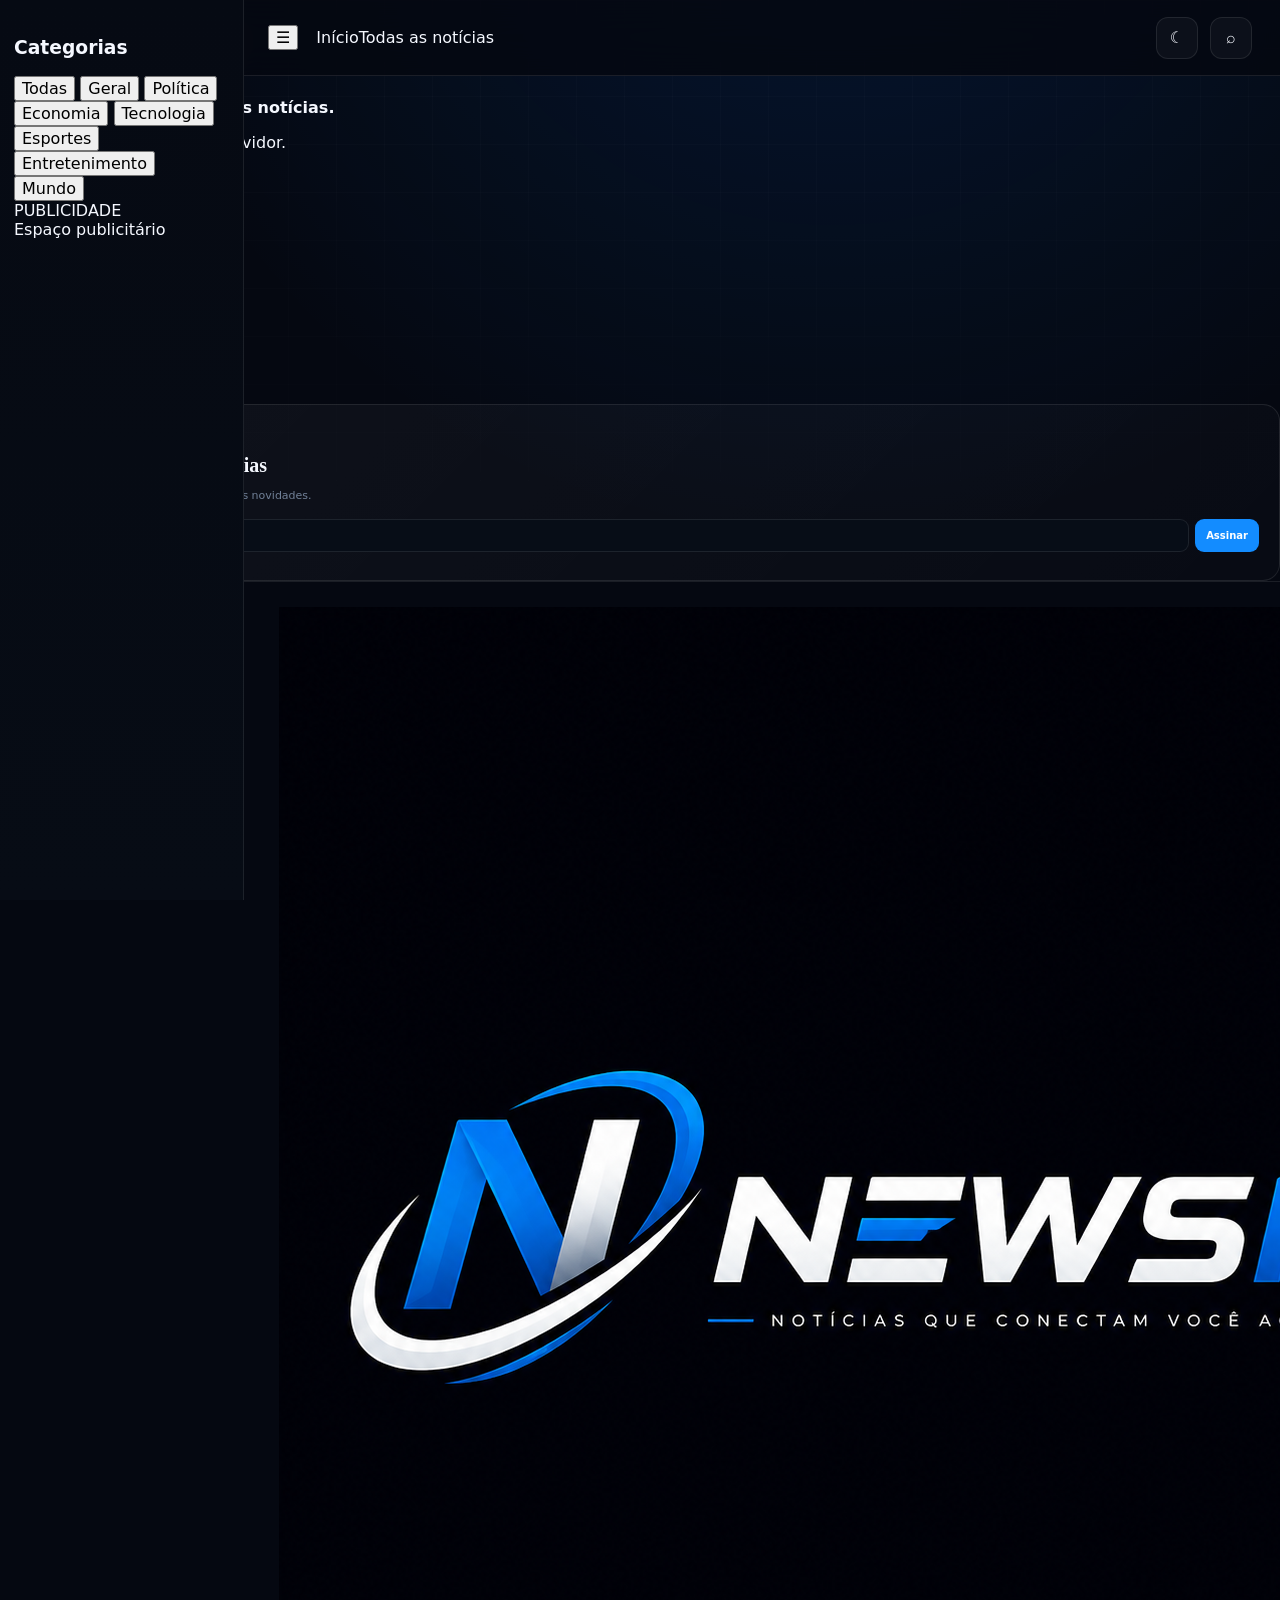
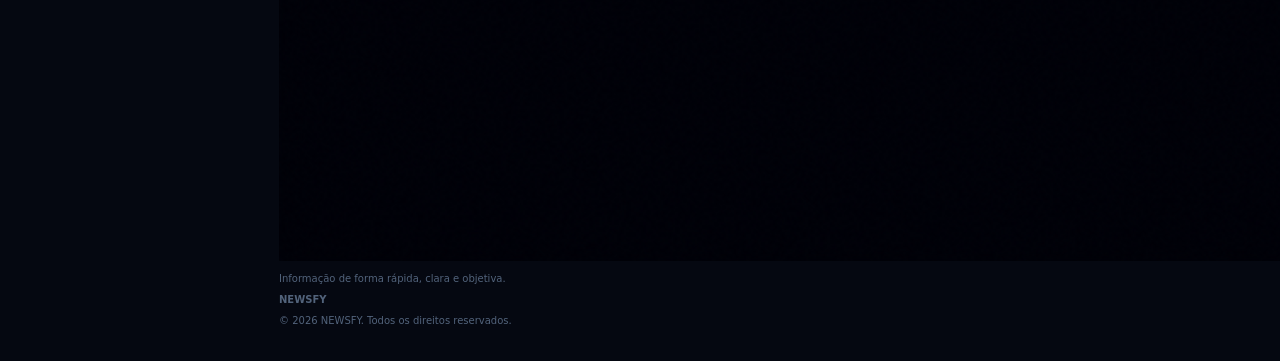
<file: index.html>
<!DOCTYPE html>
<html lang="pt-BR">
<head>
<meta charset="UTF-8">
<meta name="viewport" content="width=device-width, initial-scale=1.0">
<title>NEWSFY — Notícias</title>
<link rel="icon" href="assets/logo-newsfy.png">
<link rel="stylesheet" href="css/style.css">
<script async src="https://www.googletagmanager.com/gtag/js?id=G-XQ1JD133TZ"></script>
<script>
window.dataLayer=window.dataLayer||[];
function gtag(){dataLayer.push(arguments);}
gtag('js',new Date()); gtag('config','G-XQ1JD133TZ');
</script>
</head>
<body>
<header class="topbar">
<div class="container topbar-inner">
<a href="index.html" class="brand"><img src="assets/logo-newsfy.png" alt="NEWSFY"></a>
<button id="menuBtn" class="menu-btn">☰</button>
<nav id="mainNav" class="main-nav">
<a href="index.html">Início</a><a href="noticias.html">Todas as notícias</a>
</nav>
<div class="top-actions">
<button id="themeBtn" class="icon-btn">☾</button>
<button id="searchBtn" class="icon-btn">⌕</button>
</div>
</div>
</header>

<div id="searchBox" class="search-box hidden">
<div class="container"><input id="searchInput" type="search" placeholder="Pesquisar notícias..."></div>
</div>

<main class="container page-layout">
<aside class="sidebar left-sidebar">
<div class="sidebar-card">
<h3>Categorias</h3>
<button class="category-btn active" data-category="Todas">Todas</button>
<button class="category-btn" data-category="Geral">Geral</button>
<button class="category-btn" data-category="Política">Política</button>
<button class="category-btn" data-category="Economia">Economia</button>
<button class="category-btn" data-category="Tecnologia">Tecnologia</button>
<button class="category-btn" data-category="Esportes">Esportes</button>
<button class="category-btn" data-category="Entretenimento">Entretenimento</button>
<button class="category-btn" data-category="Mundo">Mundo</button>
</div>
<div class="ad-card"><span>PUBLICIDADE</span><div class="ad-placeholder">Espaço publicitário</div></div>
</aside>

<section class="content">
<div class="section-heading"><div><span class="eyebrow">NEWSFY</span><h1>Últimas notícias</h1></div><a href="noticias.html" class="view-all">Ver todas →</a></div>
<section class="hero-section"><div id="heroArticle" class="hero-placeholder">Carregando notícia em destaque...</div></section>

<section><div class="section-heading compact"><h2>Em destaque</h2></div>
<div id="featuredGrid" class="featured-grid"><div class="loading">Carregando...</div></div></section>

<section><div class="section-heading compact"><h2>Mais recentes</h2></div>
<div id="latestList" class="latest-list"><div class="loading">Carregando...</div></div></section>
</section>

<aside class="sidebar right-sidebar">
<div class="sidebar-card"><h3>Mais lidas</h3><div id="trendingList"><div class="loading">Carregando...</div></div></div>
<div class="ad-card"><span>PUBLICIDADE</span><div class="ad-placeholder">Espaço publicitário</div></div>
<div class="newsletter-card">
<span class="eyebrow">NEWSFY</span><h3>Receba as principais notícias</h3>
<p>Cadastre seu e-mail para acompanhar as novidades.</p>
<form id="newsletterForm"><input id="newsletterEmail" type="email" placeholder="Seu e-mail" required><button type="submit">Assinar</button></form>
<small id="newsletterMsg"></small>
</div>
</aside>
</main>

<footer class="footer"><div class="container footer-inner">
<div><img src="assets/logo-newsfy.png" alt="NEWSFY" class="footer-logo"><p>Informação de forma rápida, clara e objetiva.</p></div>
<div><strong>NEWSFY</strong><p>© 2026 NEWSFY. Todos os direitos reservados.</p></div>
</div></footer>

<div id="ads-container"></div>

<script>
const NEWSFY_API="https://newsfy.ricardorodrigues0671.worker.dev";
let todasNoticias=[];

function escapar(v){return String(v??"").replace(/&/g,"&amp;").replace(/</g,"&lt;").replace(/>/g,"&gt;").replace(/"/g,"&quot;").replace(/'/g,"&#039;");}
function textoCampo(v){if(v==null)return "";if(typeof v==="object"){if("value" in v)return String(v.value||"");return "";}return String(v);}
function extrairImagem(v){
if(!v)return "";
if(typeof v==="string"){let t=v.trim(),m=t.match(/\]\((https?:\/\/[^)]+)\)/);if(m&&m[1])return m[1];if(/^https?:\/\//.test(t))return t;return "";}
if(Array.isArray(v)&&v.length){let a=v[0];if(a?.url)return a.url;if(a?.thumbnails?.large?.url)return a.thumbnails.large.url;}
if(typeof v==="object"&&v.url)return v.url; return "";
}
function imagemDaNoticia(n){return extrairImagem(n["Imagem capa"])||extrairImagem(n["Imagem"]);}
function estaPublicada(n){let s=n["Status"];if(!s)return false;if(typeof s==="object"&&s.value)return String(s.value).trim().toLowerCase()==="publicado";return String(s).trim().toLowerCase()==="publicado";}
function ehDestaque(n){let v=n["Destaque"];return v===true||v===1||String(v).toLowerCase()==="true";}
function categoriaDaNoticia(n){let c=n["Categoria"];if(c&&typeof c==="object"&&c.value)return String(c.value);return textoCampo(c)||"Geral";}
function dataDaNoticia(n){let v=n["Data publicação"];if(!v)return "";try{return new Date(v).toLocaleDateString("pt-BR",{day:"2-digit",month:"2-digit",year:"numeric"});}catch{return "";}}
function urlDaNoticia(n){return "noticia.html?id="+encodeURIComponent(n.id||n["ID"]);}

function criarCard(n){
let t=textoCampo(n["Titulo"])||"Sem título",r=textoCampo(n["Resumo"]),c=categoriaDaNoticia(n),d=dataDaNoticia(n),i=imagemDaNoticia(n);
return `<article class="news-card"><a href="${urlDaNoticia(n)}" class="news-image">${i?`<img src="${escapar(i)}" alt="${escapar(t)}" loading="lazy">`:`<div class="image-placeholder">NEWSFY</div>`}</a><div class="news-card-body"><span class="category">${escapar(c)}</span><h3><a href="${urlDaNoticia(n)}">${escapar(t)}</a></h3>${r?`<p>${escapar(r)}</p>`:""}<time>${escapar(d)}</time></div></article>`;
}
function criarListaItem(n,num){let t=textoCampo(n["Titulo"])||"Sem título";return `<a href="${urlDaNoticia(n)}" class="trending-item"><strong>${num}</strong><span>${escapar(t)}</span></a>`;}

function renderizarNoticias(){
const hero=document.getElementById("heroArticle"),featured=document.getElementById("featuredGrid"),latest=document.getElementById("latestList"),trending=document.getElementById("trendingList");
if(!todasNoticias.length){hero.innerHTML="<p>Nenhuma notícia publicada encontrada.</p>";featured.innerHTML="<p>Nenhuma notícia encontrada.</p>";latest.innerHTML="";trending.innerHTML="";return;}
const destaque=todasNoticias.find(ehDestaque)||todasNoticias[0],t=textoCampo(destaque["Titulo"])||"Sem título",r=textoCampo(destaque["Resumo"]),i=imagemDaNoticia(destaque);
hero.innerHTML=`<article class="hero-card"><a href="${urlDaNoticia(destaque)}" class="hero-image">${i?`<img src="${escapar(i)}" alt="${escapar(t)}">`:`<div class="image-placeholder">NEWSFY</div>`}</a><div class="hero-content"><span class="category">${escapar(categoriaDaNoticia(destaque))}</span><h2><a href="${urlDaNoticia(destaque)}">${escapar(t)}</a></h2>${r?`<p>${escapar(r)}</p>`:""}<time>${escapar(dataDaNoticia(destaque))}</time></div></article>`;
let ds=todasNoticias.filter(n=>n.id!==destaque.id&&ehDestaque(n)).slice(0,6);if(!ds.length)ds=todasNoticias.filter(n=>n.id!==destaque.id).slice(0,6);
featured.innerHTML=ds.length?ds.map(criarCard).join(""):"<p>Nenhuma notícia em destaque.</p>";
let recentes=todasNoticias.filter(n=>n.id!==destaque.id).slice(0,10);
latest.innerHTML=recentes.length?recentes.map(criarCard).join(""):"<p>Nenhuma notícia recente.</p>";
trending.innerHTML=todasNoticias.slice(0,5).map((n,x)=>criarListaItem(n,x+1)).join("");
}

async function carregarNoticias(){
try{
const r=await fetch(`${NEWSFY_API}/noticias?size=100`,{headers:{"Accept":"application/json"},cache:"no-store"});
if(!r.ok)throw new Error("HTTP "+r.status);
const dados=await r.json(),resultados=Array.isArray(dados)?dados:(Array.isArray(dados.results)?dados.results:[]);
todasNoticias=resultados.filter(estaPublicada).sort((a,b)=>new Date(b["Data publicação"]||b["Criado em"]||0)-new Date(a["Data publicação"]||a["Criado em"]||0));
renderizarNoticias();
}catch(e){
console.error("NEWSFY:",e);
document.getElementById("heroArticle").innerHTML='<div class="error-box"><strong>Não foi possível carregar as notícias.</strong><p>Verifique a conexão com o servidor.</p></div>';
document.getElementById("featuredGrid").innerHTML="";document.getElementById("latestList").innerHTML="";document.getElementById("trendingList").innerHTML="";
}}
function pesquisarNoticias(termo){
let busca=termo.trim().toLowerCase();if(!busca){renderizarNoticias();return;}
let original=todasNoticias;todasNoticias=original.filter(n=>[n["Titulo"],n["Resumo"],n["Tags"],categoriaDaNoticia(n)].map(textoCampo).join(" ").toLowerCase().includes(busca));renderizarNoticias();todasNoticias=original;
}

document.querySelectorAll(".category-btn").forEach(btn=>btn.addEventListener("click",()=>{
document.querySelectorAll(".category-btn").forEach(b=>b.classList.remove("active"));btn.classList.add("active");
let c=btn.dataset.category,original=todasNoticias;if(c!=="Todas")todasNoticias=original.filter(n=>categoriaDaNoticia(n).toLowerCase()===c.toLowerCase());renderizarNoticias();todasNoticias=original;
}));
document.getElementById("searchBtn").addEventListener("click",()=>{document.getElementById("searchBox").classList.toggle("hidden");document.getElementById("searchInput").focus();});
document.getElementById("searchInput").addEventListener("input",e=>pesquisarNoticias(e.target.value));
document.getElementById("menuBtn").addEventListener("click",()=>document.getElementById("mainNav").classList.toggle("open"));
document.getElementById("themeBtn").addEventListener("click",()=>{document.body.classList.toggle("light-theme");localStorage.setItem("newsfy-theme",document.body.classList.contains("light-theme")?"light":"dark");});
if(localStorage.getItem("newsfy-theme")==="light")document.body.classList.add("light-theme");
document.getElementById("newsletterForm").addEventListener("submit",e=>{e.preventDefault();document.getElementById("newsletterMsg").textContent="Cadastro recebido com sucesso!";e.target.reset();});
carregarNoticias();
</script>
</body>
</html>
</file>
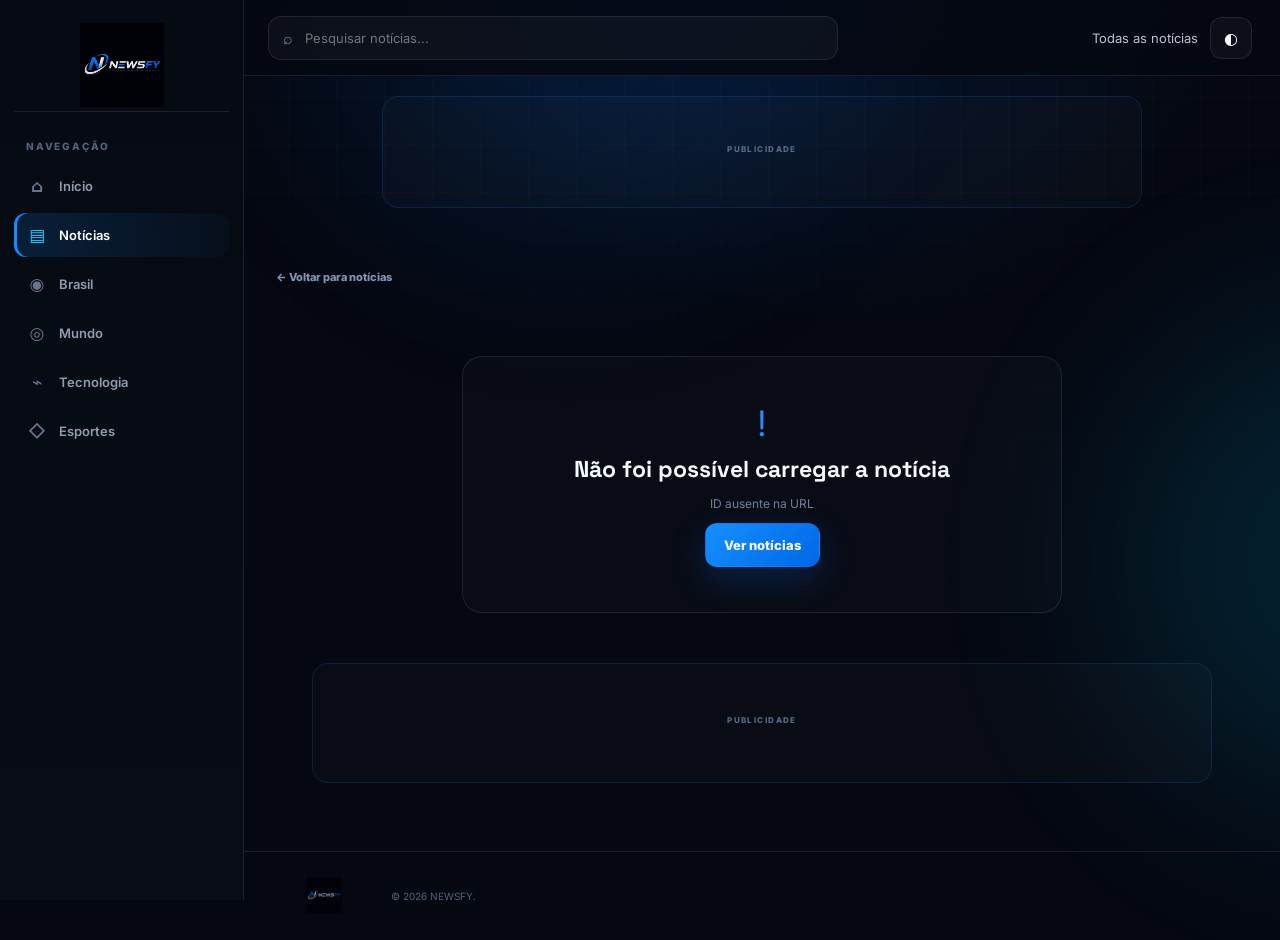
<file: noticia.html>
<!DOCTYPE html>
<html lang="pt-BR">
<head>
  <meta charset="UTF-8">
  <meta name="viewport" content="width=device-width, initial-scale=1.0">

  <title>Notícia — NEWSFY</title>

  <link rel="preconnect" href="https://fonts.googleapis.com">
  <link rel="preconnect" href="https://fonts.gstatic.com" crossorigin>
  <link href="https://fonts.googleapis.com/css2?family=Inter:wght@400;500;600;700;800;900&family=Space+Grotesk:wght@500;600;700&display=swap" rel="stylesheet">

  <link rel="stylesheet" href="css/style.css">

  <!-- Google Analytics -->
  <script async src="https://www.googletagmanager.com/gtag/js?id=G-XQ1JD133TZ"></script>
  <script>
    window.dataLayer = window.dataLayer || [];

    function gtag(){
      dataLayer.push(arguments);
    }

    gtag('js', new Date());
    gtag('config', 'G-XQ1JD133TZ');
  </script>
</head>

<body>

  <noscript>
    <div style="position:fixed;inset:0;z-index:99999;background:#050811;color:#fff;display:grid;place-items:center;padding:30px;text-align:center;font-family:Arial,sans-serif">
      <div>
        <h2>NEWSFY</h2>
        <p>Ative o JavaScript no navegador para visualizar o site.</p>
      </div>
    </div>
  </noscript>

  <div class="page-glow glow-a"></div>
  <div class="page-glow glow-b"></div>

  <!-- TOPBAR -->
  <header class="topbar">
    <div class="topbar-inner">

      <button class="icon-btn menu-toggle" id="menuToggle" type="button">
        ☰
      </button>

      <a class="brand" href="index.html">
        <img
          src="assets/logo-newsfy.png"
          alt="NEWSFY"
          class="brand-logo"
        >
      </a>

      <div class="top-search">
        <span>⌕</span>
        <input
          id="globalSearch"
          type="search"
          placeholder="Pesquisar notícias..."
        >
      </div>

      <div class="top-actions">
        <a class="top-link" href="noticias.html">
          Todas as notícias
        </a>

        <button class="icon-btn" id="themeBtn" type="button">
          ◐
        </button>
      </div>

    </div>
  </header>

  <!-- SIDEBAR -->
  <aside class="left-sidebar" id="leftSidebar">

    <div class="sidebar-brand">
      <img src="assets/logo-newsfy.png" alt="NEWSFY">
    </div>

    <nav class="side-nav">

      <div class="nav-label">
        NAVEGAÇÃO
      </div>

      <a class="nav-item" href="index.html">
        <span>⌂</span>
        Início
      </a>

      <a class="nav-item active" href="noticias.html">
        <span>▤</span>
        Notícias
      </a>

      <button
        class="nav-item nav-category"
        data-category="Brasil"
        type="button"
      >
        <span>◉</span>
        Brasil
      </button>

      <button
        class="nav-item nav-category"
        data-category="Mundo"
        type="button"
      >
        <span>◎</span>
        Mundo
      </button>

      <button
        class="nav-item nav-category"
        data-category="Tecnologia"
        type="button"
      >
        <span>⌁</span>
        Tecnologia
      </button>

      <button
        class="nav-item nav-category"
        data-category="Esportes"
        type="button"
      >
        <span>◇</span>
        Esportes
      </button>

    </nav>

  </aside>

  <!-- CONTEÚDO -->
  <main class="site-main article-page">

    <!-- PUBLICIDADE TOPO -->
    <section class="ad-slot ad-top-home article-ad-top">
      <div class="ad-label">
        PUBLICIDADE
      </div>
    </section>

    <a class="back-link" href="noticias.html">
      ← Voltar para notícias
    </a>

    <!-- NOTÍCIA -->
    <div id="articleRoot">

      <div class="loading-card">
        <div class="spinner"></div>
        <span>Carregando notícia...</span>
      </div>

    </div>

    <!-- PUBLICIDADE -->
    <section class="ad-slot ad-native-article">

      <div class="ad-label">
        PUBLICIDADE
      </div>

      <script
        async
        data-cfasync="false"
        src="https://pl31540128.profitableratecpmnetwork.com/7e0aeeb2c0579c9c4279a2376812ee61/invoke.js">
      </script>

      <div id="container-7e0aeeb2c0579c9c4279a2376812ee61"></div>

    </section>

  </main>

  <!-- FOOTER -->
  <footer class="footer">

    <div class="footer-logo">
      <img src="assets/logo-newsfy.png" alt="NEWSFY">
    </div>

    <p>
      © <span id="year"></span> NEWSFY.
    </p>

  </footer>

  <div class="mobile-overlay" id="mobileOverlay"></div>

  <!-- PUBLICIDADE -->
  <script src="https://pl31540127.profitableratecpmnetwork.com/d9/cb/52/d9cb52464b82f7c3d538985615c3f016.js"></script>

  <script src="https://pl31540133.profitableratecpmnetwork.com/d1/c6/90/d1c69001ec540c1df4427d665a74484f.js"></script>

  <!-- CONFIG -->
  <script src="js/config.js"></script>

  <!-- NOTÍCIA -->
  <script>
(async () => {

  const C = window.NEWSFY_CONFIG;
  const $ = s => document.querySelector(s);

  const q = new URLSearchParams(location.search).get("id");

  const esc = v =>
    String(v ?? "").replace(/[&<>"']/g, c => ({
      "&": "&amp;",
      "<": "&lt;",
      ">": "&gt;",
      '"': "&quot;",
      "'": "&#039;"
    }[c]));

  function normalize(d) {

    const f = d?.fields || d?.field_1 || d || {};
    const r = { ...d, ...f };

    return {
      id: r.id,
      titulo: r.titulo ?? "Sem título",
      slug: r.slug ?? "",
      resumo: r.resumo ?? "",
      conteudo: r.conteudo ?? "",
      categoria: r.categoria ?? "Geral",
      autor: r.autor ?? "NEWSFY",
      imagem: r.imagem ?? "",
      imagem_capa: r.imagem_capa ?? r.imagem ?? "",

      data_publicacao:
        r.data_publicacao ??
        r.data ??
        r.created_at ??
        "",

      status: r.status ?? "",

      destaque:
        r.destaque === true ||
        r.destaque === 1 ||
        r.destaque === "true" ||
        r.destaque === "1",

      visualizacoes: Number(r.visualizacoes ?? 0),

      tags: r.tags ?? "",
      fonte: r.fonte ?? "",
      url_fonte: r.url_fonte ?? "",
      meta_description: r.meta_description ?? "",
      criado_em: r.criado_em ?? "",
      atualizado_em: r.atualizado_em ?? ""
    };
  }

  function date(v) {

    if (!v) return "Agora";

    const d = new Date(v);

    if (Number.isNaN(d.getTime())) {
      return String(v);
    }

    return new Intl.DateTimeFormat("pt-BR", {
      dateStyle: "long"
    }).format(d);
  }

  async function load() {

    try {

      if (!C) {
        throw new Error("config.js não carregou");
      }

      if (!q) {
        throw new Error("ID ausente na URL");
      }

      const url =
        C.API_BASE +
        C.ENDPOINTS.noticia +
        encodeURIComponent(q);

      console.log("NEWSFY - buscando notícia:", url);

      const r = await fetch(url, {
        headers: {
          Accept: "application/json"
        },
        cache: "no-store"
      });

      console.log("NEWSFY - status:", r.status);

      if (!r.ok) {
        throw new Error("HTTP " + r.status);
      }

      let d = await r.json();

      console.log("NEWSFY - resposta:", d);

      d =
        d?.data ??
        d?.noticia ??
        d?.result ??
        d;

      if (Array.isArray(d)) {
        d = d[0];
      }

      if (!d) {
        throw new Error("Notícia vazia");
      }

      const n = normalize(d);

      console.log("NEWSFY - notícia normalizada:", n);

      if (!n.titulo || n.titulo === "Sem título") {
        throw new Error("A resposta não possui o campo titulo");
      }

      const conteudo =
        n.conteudo ||
        n.resumo ||
        "Esta notícia ainda não possui conteúdo.";

      $("#articleRoot").innerHTML = `
        <article class="article">

          <div class="article-head">

            <span class="category-badge static">
              ${esc(n.categoria)}
            </span>

            <h1>${esc(n.titulo)}</h1>

            <p class="article-lead">
              ${esc(n.resumo)}
            </p>

            <div class="article-meta">

              <span>
                Por <b>${esc(n.autor)}</b>
              </span>

              <i></i>

              <span>
                ${esc(date(n.data_publicacao))}
              </span>

            </div>

          </div>

          ${
            n.imagem_capa || n.imagem
              ? `
                <div class="article-cover">
                  <img
                    src="${esc(n.imagem_capa || n.imagem)}"
                    alt="${esc(n.titulo)}"
                  >
                </div>
              `
              : ""
          }

          <div class="article-body">
            ${esc(conteudo).replace(/\n/g, "<br><br>")}
          </div>

          <div class="article-share">

            <span>Compartilhar</span>

            <button
              onclick="navigator.clipboard?.writeText(location.href)"
            >
              Copiar link
            </button>

            ${
              n.fonte
                ? `
                  <span class="source-label">
                    Fonte: ${esc(n.fonte)}
                  </span>
                `
                : ""
            }

            ${
              n.url_fonte
                ? `
                  <a
                    class="source-link"
                    href="${esc(n.url_fonte)}"
                    target="_blank"
                    rel="noopener"
                  >
                    Fonte original ↗
                  </a>
                `
                : ""
            }

          </div>

        </article>
      `;

      document.title = n.titulo + " — NEWSFY";

      const meta = document.querySelector(
        'meta[name="description"]'
      );

      if (meta && n.meta_description) {
        meta.setAttribute(
          "content",
          n.meta_description
        );
      }

    } catch (e) {

      console.error("NEWSFY - erro ao carregar notícia:", e);

      $("#articleRoot").innerHTML = `
        <div class="empty-state">

          <div>!</div>

          <h2>Não foi possível carregar a notícia</h2>

          <p>
            ${esc(e.message || "Erro desconhecido")}
          </p>

          <a
            class="btn btn-primary"
            href="noticias.html"
          >
            Ver notícias
          </a>

        </div>
      `;
    }
  }

  $("#year").textContent =
    new Date().getFullYear();

  $("#menuToggle").onclick = () => {

    $("#leftSidebar").classList.toggle("open");
    $("#mobileOverlay").classList.toggle("show");

  };

  $("#mobileOverlay").onclick = () => {

    $("#leftSidebar").classList.remove("open");
    $("#mobileOverlay").classList.remove("show");

  };

  $("#themeBtn").onclick = () => {

    document.body.classList.toggle("soft-theme");

  };

  document
    .querySelectorAll(".nav-category")
    .forEach(b => {

      b.onclick = () => {

        location.href =
          "noticias.html?categoria=" +
          encodeURIComponent(b.dataset.category);

      };

    });

  load();

})();
</script>

</body>
</html>
</file>
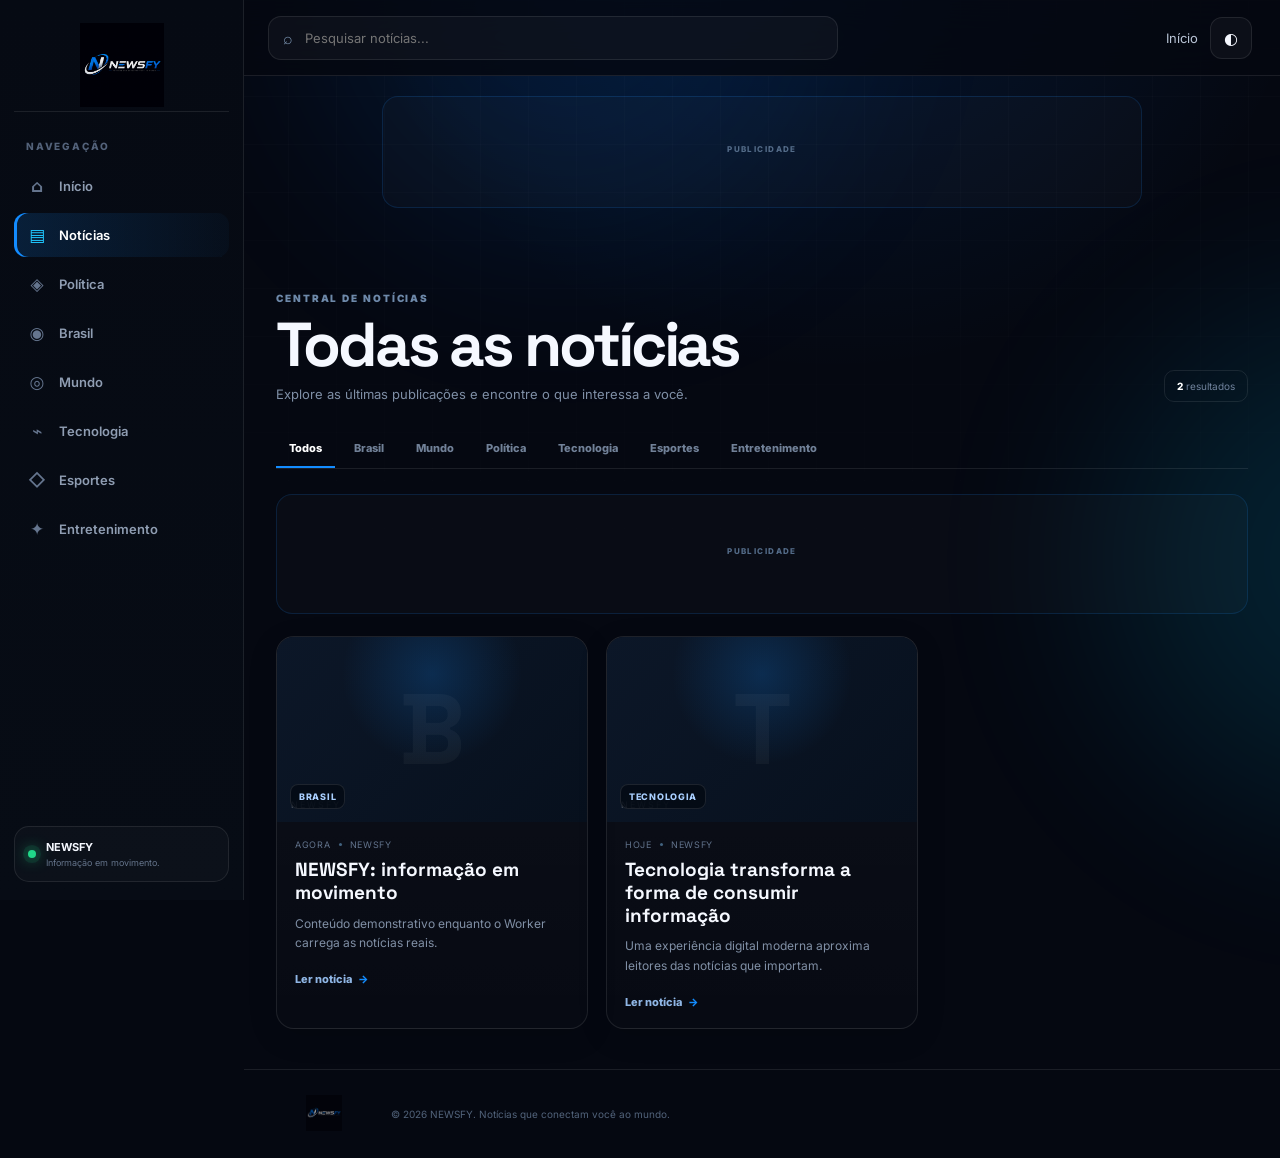
<file: noticias.html>
<!DOCTYPE html>
<html lang="pt-BR">
<head>
  <meta charset="UTF-8">
  <meta name="viewport" content="width=device-width, initial-scale=1.0">
  <meta name="theme-color" content="#050811">
  <title>Notícias — NEWSFY</title>
  <link rel="preconnect" href="https://fonts.googleapis.com">
  <link rel="preconnect" href="https://fonts.gstatic.com" crossorigin>
  <link href="https://fonts.googleapis.com/css2?family=Inter:wght@400;500;600;700;800;900&family=Space+Grotesk:wght@500;600;700&display=swap" rel="stylesheet">
  <link rel="stylesheet" href="css/style.css">
  <!-- Google Analytics 4 — NEWSFY -->
  <script async src="https://www.googletagmanager.com/gtag/js?id=G-XQ1JD133TZ"></script>
  <script>
    window.dataLayer = window.dataLayer || [];
    function gtag(){dataLayer.push(arguments);}
    gtag('js', new Date());
    gtag('config', 'G-XQ1JD133TZ');
  </script>
</head>
<body>
  <noscript><div style="position:fixed;inset:0;z-index:99999;background:#050811;color:#fff;display:grid;place-items:center;padding:30px;text-align:center;font-family:Arial,sans-serif"><div><h2>NEWSFY</h2><p>Ative o JavaScript no navegador para visualizar o site.</p></div></div></noscript>
  <div class="page-glow glow-a"></div>
  <div class="page-glow glow-b"></div>

  <header class="topbar">
    <div class="topbar-inner">
      <button class="icon-btn menu-toggle" id="menuToggle" aria-label="Abrir menu">☰</button>
      <a class="brand" href="index.html"><img src="assets/logo-newsfy.png" alt="NEWSFY" class="brand-logo"></a>
      <div class="top-search">
        <span>⌕</span><input id="globalSearch" type="search" placeholder="Pesquisar notícias..." autocomplete="off">
      </div>
      <div class="top-actions">
        <a class="top-link" href="index.html">Início</a>
        <button class="icon-btn" id="themeBtn" aria-label="Alternar visual">◐</button>
      </div>
    </div>
  </header>

  <aside class="left-sidebar" id="leftSidebar">
    <div class="sidebar-brand"><img src="assets/logo-newsfy.png" alt=""></div>
    <nav class="side-nav">
      <div class="nav-label">NAVEGAÇÃO</div>
      <a class="nav-item" href="index.html"><span>⌂</span> Início</a>
      <a class="nav-item active" href="noticias.html"><span>▤</span> Notícias</a>
      <button class="nav-item nav-category" data-category="Política"><span>◈</span> Política</button>
      <button class="nav-item nav-category" data-category="Brasil"><span>◉</span> Brasil</button>
      <button class="nav-item nav-category" data-category="Mundo"><span>◎</span> Mundo</button>
      <button class="nav-item nav-category" data-category="Tecnologia"><span>⌁</span> Tecnologia</button>
      <button class="nav-item nav-category" data-category="Esportes"><span>◇</span> Esportes</button>
      <button class="nav-item nav-category" data-category="Entretenimento"><span>✦</span> Entretenimento</button>
    </nav>
    <div class="sidebar-bottom"><div class="mini-card"><span class="live-dot"></span><div><strong>NEWSFY</strong><small>Informação em movimento.</small></div></div></div>
  </aside>

  <main class="site-main news-page">
    <section class="ad-slot ad-top-home news-ad-top">
      <div class="ad-label">PUBLICIDADE</div>
    </section>

    <div class="page-header reveal">
      <div>
        <span class="section-kicker">CENTRAL DE NOTÍCIAS</span>
        <h1>Todas as notícias</h1>
        <p>Explore as últimas publicações e encontre o que interessa a você.</p>
      </div>
      <div class="result-pill"><span id="resultCount">0</span> resultados</div>
    </div>

    <div class="filter-bar">
      <div class="filter-scroll">
        <button class="filter active" data-filter="Todos">Todos</button>
        <button class="filter" data-filter="Brasil">Brasil</button>
        <button class="filter" data-filter="Mundo">Mundo</button>
        <button class="filter" data-filter="Política">Política</button>
        <button class="filter" data-filter="Tecnologia">Tecnologia</button>
        <button class="filter" data-filter="Esportes">Esportes</button>
        <button class="filter" data-filter="Entretenimento">Entretenimento</button>
      </div>
    </div>

    <section class="ad-slot ad-native-list">
      <div class="ad-label">PUBLICIDADE</div>
      <script async="async" data-cfasync="false" src="https://pl31540128.profitableratecpmnetwork.com/7e0aeeb2c0579c9c4279a2376812ee61/invoke.js"></script>
      <div id="container-7e0aeeb2c0579c9c4279a2376812ee61"></div>
    </section>

    <div id="newsGrid" class="news-grid">
      <div class="loading-card"><div class="spinner"></div><span>Carregando notícias...</span></div>
    </div>

    <div id="emptyState" class="empty-state hidden">
      <div>⌕</div>
      <h2>Nenhuma notícia encontrada</h2>
      <p>Tente outro termo de busca ou categoria.</p>
    </div>
  </main>

  <footer class="footer">
    <div class="footer-logo"><img src="assets/logo-newsfy.png" alt="NEWSFY"></div>
    <p>© <span id="year"></span> NEWSFY. Notícias que conectam você ao mundo.</p>
  </footer>

  <div class="mobile-overlay" id="mobileOverlay"></div>
  <!-- Adsterra / Profitablerate CPM — Popunder + Social Bar -->
  <script src="https://pl31540127.profitableratecpmnetwork.com/d9/cb/52/d9cb52464b82f7c3d538985615c3f016.js"></script>
  <script src="https://pl31540133.profitableratecpmnetwork.com/d1/c6/90/d1c69001ec540c1df4427d665a74484f.js"></script>
  <script src="js/config.js"></script>
  <script src="js/noticias.js"></script>
</body>
</html>
</file>
<file: css/style.css>
:root{
  --bg:#050811;--bg2:#080d18;--panel:#0b1220;--panel2:#0e1727;--line:rgba(255,255,255,.09);
  --text:#f5f8ff;--muted:#93a1b7;--blue:#138cff;--blue2:#0068e8;--cyan:#20c9ff;--white:#fff;
  --sidebar:244px;--right:310px;--radius:20px;--shadow:0 20px 70px rgba(0,0,0,.38);
}
*{box-sizing:border-box}
html{scroll-behavior:smooth}
body{margin:0;background:radial-gradient(circle at 65% -10%,rgba(0,117,255,.14),transparent 32%),var(--bg);color:var(--text);font-family:Inter,system-ui,sans-serif;overflow-x:hidden}
body:before{content:"";position:fixed;inset:0;pointer-events:none;background-image:linear-gradient(rgba(255,255,255,.018) 1px,transparent 1px),linear-gradient(90deg,rgba(255,255,255,.018) 1px,transparent 1px);background-size:48px 48px;mask-image:linear-gradient(to bottom,black,transparent 75%);z-index:-2}
a{text-decoration:none;color:inherit}
button,input{font:inherit}
button{cursor:pointer}
.page-glow{position:fixed;width:500px;height:500px;border-radius:50%;filter:blur(100px);opacity:.12;pointer-events:none;z-index:-1}
.glow-a{background:#0077ff;top:-260px;left:25%}.glow-b{background:#00c8ff;right:-330px;bottom:10%}

.topbar{height:76px;position:fixed;top:0;left:0;right:0;z-index:50;background:rgba(5,8,17,.82);backdrop-filter:blur(18px);border-bottom:1px solid var(--line)}
.topbar-inner{height:100%;display:flex;align-items:center;gap:18px;padding:0 28px 0 calc(var(--sidebar) + 24px)}
.brand{display:none;align-items:center}.brand-logo{width:130px;height:58px;object-fit:contain}
.icon-btn{border:1px solid var(--line);background:rgba(255,255,255,.035);color:var(--text);width:42px;height:42px;border-radius:12px;display:grid;place-items:center;transition:.25s}
.icon-btn:hover{border-color:rgba(19,140,255,.65);background:rgba(19,140,255,.1);transform:translateY(-2px)}
.menu-toggle{display:none}
.top-search{height:44px;max-width:570px;flex:1;display:flex;align-items:center;gap:10px;border:1px solid var(--line);border-radius:13px;background:rgba(255,255,255,.035);padding:0 14px;color:#7890ad;transition:.25s}
.top-search:focus-within{border-color:rgba(19,140,255,.7);box-shadow:0 0 0 4px rgba(19,140,255,.08)}
.top-search input{background:none;border:0;outline:0;color:var(--text);width:100%;font-size:13px}
.top-actions{display:flex;align-items:center;gap:12px;margin-left:auto}.top-link{font-size:13px;color:#b8c4d6}.top-link:hover{color:#fff}

.left-sidebar{position:fixed;left:0;top:0;bottom:0;width:var(--sidebar);padding:18px 14px;z-index:60;background:linear-gradient(180deg,#060a13,#070c15);border-right:1px solid var(--line);display:flex;flex-direction:column}
.sidebar-brand{height:94px;display:flex;align-items:center;justify-content:center;border-bottom:1px solid var(--line);margin-bottom:18px}.sidebar-brand img{width:184px;height:84px;object-fit:contain;opacity:.94}
.side-nav{display:flex;flex-direction:column;gap:5px}.nav-label{font-size:10px;letter-spacing:.18em;color:#53627a;font-weight:800;padding:10px 12px 7px}.nav-label-gap{margin-top:14px}
.nav-item{border:0;background:transparent;color:#8f9db2;display:flex;align-items:center;gap:12px;padding:12px 13px;border-radius:12px;font-size:13px;font-weight:600;text-align:left;width:100%;transition:.25s}
.nav-item span{width:20px;text-align:center;font-size:17px;color:#65758e}.nav-item:hover{background:rgba(19,140,255,.07);color:#fff;transform:translateX(3px)}.nav-item.active{background:linear-gradient(90deg,rgba(19,140,255,.16),rgba(19,140,255,.035));color:#fff;box-shadow:inset 3px 0 var(--blue)}.nav-item.active span{color:var(--cyan)}
.sidebar-bottom{margin-top:auto}.mini-card{border:1px solid var(--line);border-radius:15px;padding:13px;display:flex;align-items:center;gap:10px;background:rgba(255,255,255,.025)}.mini-card strong{font-size:11px;display:block}.mini-card small{display:block;color:#64738a;font-size:9px;margin-top:3px}.live-dot{width:8px;height:8px;background:#20d889;border-radius:50%;box-shadow:0 0 0 5px rgba(32,216,137,.1),0 0 15px #20d889;animation:blink 1.8s infinite}

.site-main{margin-left:var(--sidebar);padding:76px 32px 40px;min-height:calc(100vh - 76px)}
.hero{max-width:1420px;margin:0 auto;min-height:470px;position:relative;display:flex;align-items:center;padding:65px 5vw 55px;overflow:hidden;border-bottom:1px solid var(--line)}
.hero-copy{max-width:720px;position:relative;z-index:2}.eyebrow,.section-kicker{font-size:10px;letter-spacing:.19em;color:#6e89aa;font-weight:900}.eyebrow{display:flex;align-items:center;gap:9px;margin-bottom:18px}.pulse{width:7px;height:7px;border-radius:50%;background:var(--blue);box-shadow:0 0 18px var(--blue);animation:pulse 1.8s infinite}
.hero h1{font-family:"Space Grotesk",Inter,sans-serif;font-size:clamp(42px,5vw,76px);line-height:.98;letter-spacing:-.055em;margin:0 0 22px}.hero h1 em{font-style:normal;color:var(--blue);text-shadow:0 0 45px rgba(19,140,255,.3)}.hero p{max-width:610px;color:#98a7bc;line-height:1.7;font-size:15px}
.hero-actions{display:flex;gap:10px;margin-top:28px}.btn{display:inline-flex;align-items:center;justify-content:center;gap:12px;padding:13px 18px;border-radius:12px;font-size:13px;font-weight:800;border:1px solid var(--line);transition:.25s}.btn-primary{background:linear-gradient(135deg,#168fff,#0067e5);box-shadow:0 12px 35px rgba(0,112,255,.22);border-color:transparent}.btn-primary:hover{transform:translateY(-3px);box-shadow:0 18px 40px rgba(0,112,255,.3)}.btn-ghost{background:rgba(255,255,255,.03);color:#c7d2e3}.btn-ghost:hover{background:rgba(255,255,255,.07);transform:translateY(-2px)}
.hero-watermark{position:absolute;right:1%;top:50%;transform:translateY(-50%);width:52%;opacity:.045;filter:blur(.2px);pointer-events:none}.hero-watermark img{width:100%;height:auto}
.hero-stats{position:absolute;right:5vw;bottom:62px;display:flex;gap:28px}.hero-stats div{display:flex;flex-direction:column}.hero-stats strong{font:800 20px "Space Grotesk";color:#eaf2ff}.hero-stats span{font-size:9px;letter-spacing:.12em;color:#62748f;text-transform:uppercase;margin-top:3px}

.content-layout{max-width:1420px;margin:0 auto;display:grid;grid-template-columns:minmax(0,1fr) var(--right);gap:30px;padding:42px 0}.section-head{display:flex;align-items:end;justify-content:space-between;margin-bottom:19px}.section-head h2{font:700 25px "Space Grotesk";margin:5px 0 0;letter-spacing:-.03em}.section-head.compact{margin-top:46px}.see-all{font-size:12px;color:#8ba3c1}.see-all span{color:var(--blue);margin-left:5px}
.featured-grid{display:grid;grid-template-columns:repeat(2,minmax(0,1fr));gap:18px}.news-card{border:1px solid var(--line);border-radius:18px;background:linear-gradient(180deg,rgba(255,255,255,.035),rgba(255,255,255,.012));overflow:hidden;transition:.3s;box-shadow:0 8px 30px rgba(0,0,0,.12)}.news-card:hover{transform:translateY(-5px);border-color:rgba(19,140,255,.34);box-shadow:var(--shadow)}
.card-image{height:180px;display:block;position:relative;overflow:hidden;background:#0a1220}.card-image.large{height:215px}.card-image img{width:100%;height:100%;object-fit:cover;transition:transform .55s}.news-card:hover .card-image img{transform:scale(1.055)}
.image-placeholder{width:100%;height:100%;display:grid;place-items:center;position:relative;overflow:hidden;background:radial-gradient(circle at 50% 20%,rgba(19,140,255,.2),transparent 42%),linear-gradient(135deg,#0c1728,#07101d)}.image-placeholder:after{content:"";position:absolute;inset:0;background:linear-gradient(125deg,transparent 35%,rgba(19,140,255,.07),transparent 70%);transform:translateX(-100%);animation:shine 5s infinite}.watermark-letter{font:900 100px "Space Grotesk";color:rgba(255,255,255,.04)}.image-placeholder span{position:absolute;bottom:12px;left:14px;font-size:9px;letter-spacing:.22em;color:rgba(255,255,255,.35)}
.category-badge{position:absolute;left:13px;bottom:13px;background:rgba(3,9,18,.78);backdrop-filter:blur(10px);border:1px solid rgba(255,255,255,.1);border-radius:8px;padding:6px 8px;font-size:9px;letter-spacing:.08em;text-transform:uppercase;color:#a9cfff;font-weight:800}.category-badge.static{position:static;display:inline-block}
.card-body{padding:17px 18px 18px}.card-meta,.article-meta{display:flex;align-items:center;gap:8px;color:#62738c;font-size:9px;text-transform:uppercase;letter-spacing:.08em}.card-meta i,.article-meta i{width:3px;height:3px;background:#41627f;border-radius:50%}.news-card h3{font:700 19px/1.2 "Space Grotesk";margin:9px 0}.news-card h3 a:hover{color:#4ba7ff}.news-card p{font-size:12px;line-height:1.6;color:#8190a6;margin:0 0 15px}.read-link{font-size:11px;color:#8fb6e5;font-weight:800}.read-link span{color:var(--blue);margin-left:4px}.latest-list{display:flex;flex-direction:column;gap:11px}.latest-item{display:grid;grid-template-columns:150px 1fr;gap:15px;padding:10px;border:1px solid var(--line);border-radius:15px;background:rgba(255,255,255,.02);transition:.25s}.latest-item:hover{background:rgba(19,140,255,.05);transform:translateX(4px)}.latest-thumb{height:94px;border-radius:10px;overflow:hidden;display:block}.latest-thumb img{width:100%;height:100%;object-fit:cover}.latest-thumb .image-placeholder{height:100%}.latest-item h3{font:700 15px/1.25 "Space Grotesk";margin:5px 0 7px}.latest-item h3:hover{color:#54aaff}.latest-item small{color:#5d6e85;font-size:9px}.tiny-category{font-size:9px;color:#4da5ff;text-transform:uppercase;letter-spacing:.1em;font-weight:800}

.right-sidebar{min-width:0}.right-title{display:flex;align-items:center;gap:10px;font-size:10px;letter-spacing:.18em;font-weight:900;color:#7f94af;margin:7px 0 15px}.right-title i{height:1px;background:var(--line);flex:1}.trending-list{border:1px solid var(--line);border-radius:17px;overflow:hidden;background:rgba(255,255,255,.02)}.trend-item{display:grid;grid-template-columns:42px 1fr;gap:10px;padding:14px;border-bottom:1px solid var(--line);transition:.25s}.trend-item:last-child{border-bottom:0}.trend-item:hover{background:rgba(19,140,255,.055)}.trend-item>b{font:700 18px "Space Grotesk";color:#2b4d70}.trend-item span{font-size:8px;color:#4b9fe7;text-transform:uppercase;letter-spacing:.1em}.trend-item strong{display:block;font:600 12px/1.35 "Space Grotesk";margin-top:4px}
.ad-panel{margin-top:20px;border:1px solid rgba(19,140,255,.2);border-radius:17px;background:linear-gradient(145deg,rgba(19,140,255,.09),rgba(255,255,255,.015));overflow:hidden}.ad-top{padding:11px 13px;border-bottom:1px solid var(--line);display:flex;justify-content:space-between;color:#60738d;font-size:8px;letter-spacing:.15em}.ad-top b{color:#397db9}.ad-content{min-height:175px;padding:22px;display:flex;flex-direction:column;align-items:center;text-align:center;justify-content:center}.ad-content img{width:100%;height:120px;object-fit:cover;border-radius:10px;margin-bottom:10px}.ad-content .ad-icon{font-size:28px;color:var(--blue);text-shadow:0 0 25px var(--blue);margin-bottom:8px}.ad-content strong{font:700 15px "Space Grotesk"}.ad-content small{color:#687991;font-size:10px;margin:5px 0 12px}.ad-content a{font-size:10px;color:#56aaff;font-weight:800}
.newsletter-card{margin-top:20px;padding:20px;border-radius:17px;border:1px solid var(--line);background:linear-gradient(135deg,rgba(255,255,255,.045),rgba(255,255,255,.015))}.newsletter-icon{width:34px;height:34px;display:grid;place-items:center;border-radius:10px;background:rgba(19,140,255,.12);color:#43a5ff;margin-bottom:16px}.newsletter-card h3{font:700 20px "Space Grotesk";margin:6px 0}.newsletter-card p{font-size:11px;color:#718198;line-height:1.5}.newsletter-card form{display:flex;gap:6px;margin-top:15px}.newsletter-card input{min-width:0;flex:1;background:#070d17;border:1px solid var(--line);border-radius:9px;color:#fff;padding:10px;font-size:10px;outline:0}.newsletter-card button{border:0;border-radius:9px;background:var(--blue);color:#fff;font-weight:800;font-size:10px;padding:0 11px}.newsletter-card small{display:block;font-size:9px;color:#4bd58f;margin-top:8px}.success{color:#4bd58f}

.footer{margin-left:var(--sidebar);border-top:1px solid var(--line);padding:25px 35px;display:flex;align-items:center;gap:22px;color:#52637b;font-size:10px}.footer-logo img{width:90px;height:36px;object-fit:contain;opacity:.6}.footer-links{margin-left:auto;display:flex;gap:16px}.footer-links a:hover{color:#fff}

.news-page{max-width:1500px}.page-header{max-width:1100px;margin:0 auto;padding:58px 0 28px;display:flex;justify-content:space-between;align-items:end}.page-header h1{font:800 clamp(38px,5vw,62px)/1 "Space Grotesk";letter-spacing:-.05em;margin:8px 0 10px}.page-header p{margin:0;color:#7f8fa6;font-size:13px}.result-pill{border:1px solid var(--line);padding:9px 12px;border-radius:10px;color:#71839d;font-size:10px}.result-pill span{color:#fff;font-weight:800}.filter-bar{max-width:1100px;margin:0 auto 25px;border-bottom:1px solid var(--line);overflow:auto}.filter-scroll{display:flex;gap:6px;min-width:max-content}.filter{border:0;background:transparent;color:#718198;padding:11px 13px;font-size:11px;font-weight:800;border-bottom:2px solid transparent}.filter:hover,.filter.active{color:#fff;border-color:var(--blue)}.news-grid{max-width:1100px;margin:0 auto;display:grid;grid-template-columns:repeat(3,1fr);gap:18px}.grid-card .card-image{height:185px}.empty-state{max-width:600px;margin:50px auto;text-align:center;padding:45px 20px;border:1px solid var(--line);border-radius:20px;background:rgba(255,255,255,.02)}.empty-state>div{font-size:35px;color:#268fff}.empty-state h2{font:700 23px "Space Grotesk";margin:10px}.empty-state p{color:#728198;font-size:12px}.hidden{display:none!important}

.article-page{max-width:1050px}.back-link{display:inline-block;margin:42px 0 22px;color:#7d96b4;font-size:11px;font-weight:800}.article{max-width:900px;margin:0 auto}.article-head{padding:20px 0 28px}.article-head h1{font:800 clamp(36px,5vw,66px)/1.03 "Space Grotesk";letter-spacing:-.055em;margin:15px 0}.article-lead{font-size:17px;line-height:1.65;color:#8d9db2;max-width:780px}.article-meta{margin-top:22px}.article-meta b{color:#b7c9df}.article-cover{border-radius:20px;overflow:hidden;border:1px solid var(--line);max-height:580px}.article-cover img{width:100%;display:block;max-height:580px;object-fit:cover}.article-body{font-size:16px;line-height:1.85;color:#b5c0d1;padding:35px 10px}.article-share{border-top:1px solid var(--line);padding:18px 0;display:flex;gap:10px;align-items:center;color:#6e819b;font-size:10px}.article-share button{border:1px solid var(--line);background:rgba(255,255,255,.04);color:#a8bad0;border-radius:9px;padding:8px 12px;font-size:10px}

.loading-card{min-height:220px;display:flex;flex-direction:column;align-items:center;justify-content:center;gap:14px;border:1px dashed var(--line);border-radius:18px;color:#65758d;font-size:11px;grid-column:1/-1}.spinner{width:28px;height:28px;border:2px solid rgba(255,255,255,.12);border-top-color:var(--blue);border-radius:50%;animation:spin .8s linear infinite}.skeleton-list{display:flex;flex-direction:column;gap:12px}.skeleton{height:110px;border-radius:15px;background:linear-gradient(90deg,rgba(255,255,255,.025),rgba(255,255,255,.07),rgba(255,255,255,.025));background-size:200% 100%;animation:skeleton 1.5s infinite}

.reveal{animation:reveal .65s both}.delay-1{animation-delay:.08s}.delay-2{animation-delay:.16s}.delay-3{animation-delay:.24s}.delay-4{animation-delay:.32s}
@keyframes reveal{from{opacity:0;transform:translateY(15px)}to{opacity:1;transform:none}}@keyframes spin{to{transform:rotate(360deg)}}@keyframes pulse{50%{box-shadow:0 0 0 7px rgba(19,140,255,.08),0 0 20px var(--blue)}}@keyframes blink{50%{opacity:.35}}@keyframes shine{55%,100%{transform:translateX(100%)}}@keyframes skeleton{to{background-position:-200% 0}}

.soft-theme{--bg:#eef4fb;--bg2:#f5f8fc;--panel:#fff;--panel2:#f7faff;--text:#0a1830;--muted:#60718a;--line:rgba(20,50,85,.11)}.soft-theme .topbar,.soft-theme .left-sidebar{background:rgba(242,247,253,.9)}.soft-theme .nav-item{color:#53677f}.soft-theme .top-search,.soft-theme .icon-btn,.soft-theme .news-card,.soft-theme .latest-item,.soft-theme .trending-list,.soft-theme .newsletter-card{background:rgba(255,255,255,.72)}.soft-theme .hero h1{color:#08162b}.soft-theme .top-search input{color:#08162b}

.mobile-overlay{display:none}
@media(max-width:1200px){:root{--right:280px}.content-layout{gap:22px}.hero{padding-left:2vw}.hero-stats{right:2vw}.news-grid{grid-template-columns:repeat(2,1fr)}}
@media(max-width:980px){:root{--sidebar:0px}.left-sidebar{width:260px;transform:translateX(-102%);transition:.3s;box-shadow:20px 0 70px rgba(0,0,0,.5)}.left-sidebar.open{transform:none}.mobile-overlay.show{display:block;position:fixed;inset:0;background:rgba(0,0,0,.55);z-index:55;backdrop-filter:blur(3px)}.topbar-inner{padding:0 16px}.menu-toggle{display:grid}.brand{display:flex}.top-link{display:none}.site-main{padding-left:20px;padding-right:20px}.right-sidebar{display:none}.content-layout{display:block}.footer{margin-left:0}.hero{padding-left:0}.hero-stats{position:static;margin-top:30px}.hero{display:block;padding-top:55px}.hero-watermark{width:80%;right:-20%;top:55%}}
@media(max-width:650px){.topbar{height:68px}.top-search{max-width:none}.brand-logo{width:94px;height:50px}.site-main{padding-top:68px;padding-left:13px;padding-right:13px}.hero{min-height:0;padding:42px 8px}.hero h1{font-size:43px}.hero p{font-size:13px}.hero-actions{flex-wrap:wrap}.hero-stats{gap:18px}.featured-grid,.news-grid{grid-template-columns:1fr}.section-head{align-items:start}.section-head h2{font-size:21px}.latest-item{grid-template-columns:105px 1fr}.latest-thumb{height:80px}.latest-item h3{font-size:13px}.footer{padding:22px 15px;flex-wrap:wrap}.footer-links{margin-left:0}.page-header{padding:40px 5px 22px;display:block}.result-pill{display:inline-block;margin-top:15px}.filter-bar{margin-left:5px;margin-right:5px}.article-page{padding-left:16px;padding-right:16px}.article-head h1{font-size:38px}.article-lead{font-size:14px}.article-body{padding-left:0;padding-right:0;font-size:14px}.hero-watermark{opacity:.025}}

.source-label{margin-left:auto;color:#6d8099;font-size:10px}.source-link{color:#4da5ff;font-size:10px;font-weight:800}.source-link:hover{text-decoration:underline}

/* ================= AD NETWORK / MONETIZATION ================= */
.ad-slot{position:relative;margin:20px auto;border:1px solid rgba(19,140,255,.16);border-radius:16px;background:rgba(255,255,255,.018);overflow:hidden;display:flex;flex-direction:column;align-items:center;justify-content:center;min-height:20px;padding:10px}.ad-label{width:100%;text-align:center;color:#536b88;font-size:8px;letter-spacing:.18em;font-weight:800;margin-bottom:7px}.ad-top-home{max-width:760px;min-height:112px}.ad-native-home,.ad-native-list,.ad-native-article{max-width:100%;min-height:120px}.ad-native-list{max-width:1100px;margin-bottom:22px}.ad-native-article{max-width:900px;margin-bottom:28px}
@media(max-width:650px){.ad-top-home{max-width:100%;min-height:74px;padding:7px}}
</file>
